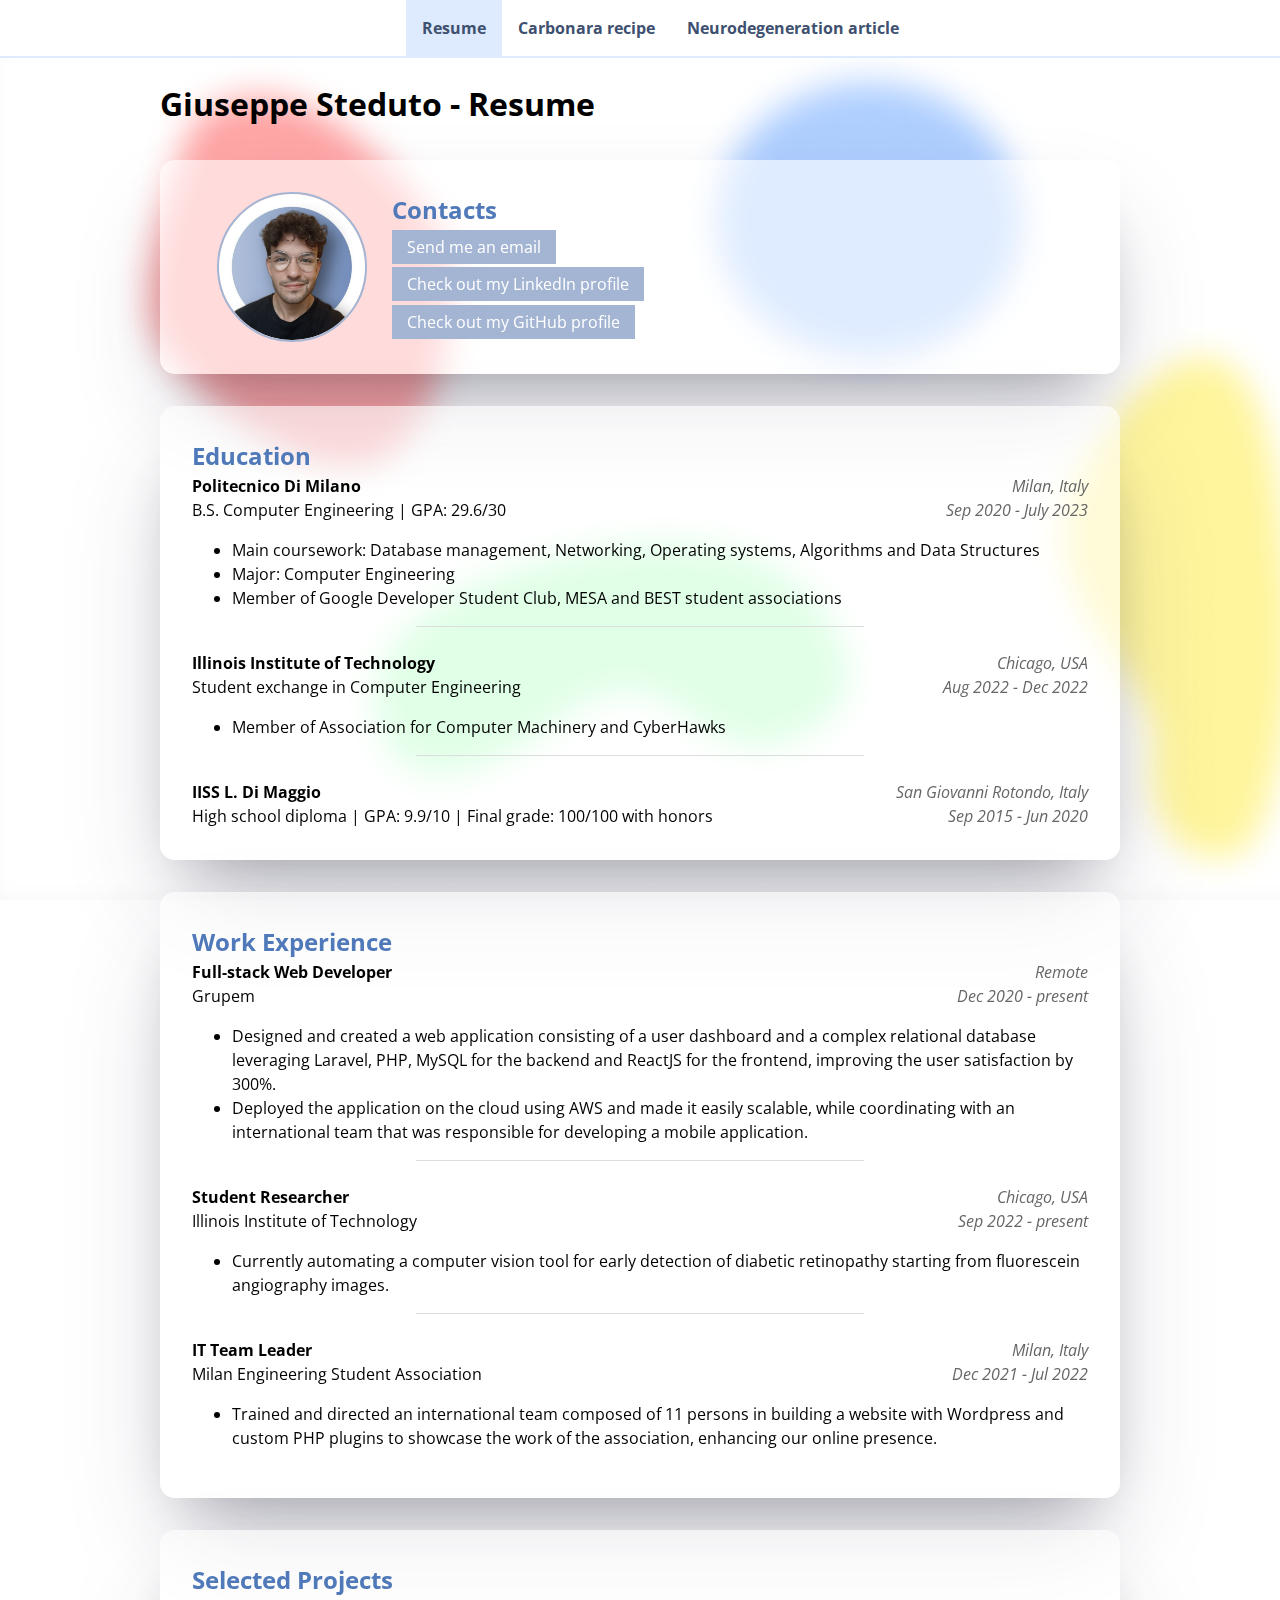
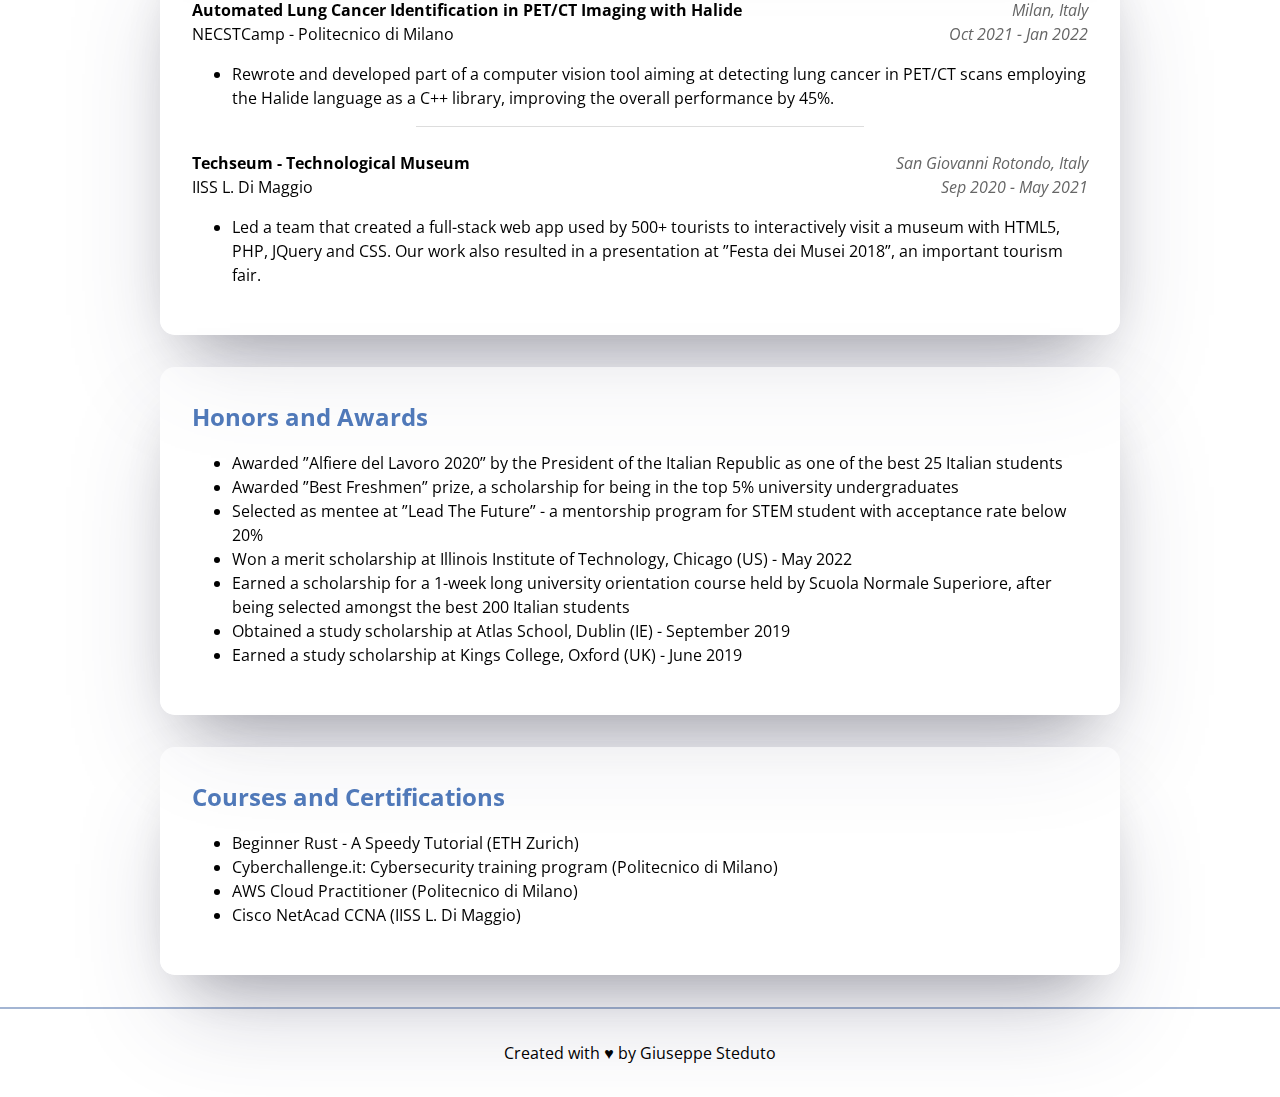
<file: index.html>
<!DOCTYPE html>
<html lang="en">
<head>
  <meta charset="UTF-8">
  <title>Giuseppe Steduto's Resume</title>
  <link rel="stylesheet" href="css/resume.css">
</head>
<body>
  <ul class="nav">
    <li class="active"><a href="#">Resume</a> </li>
    <li><a href="carbonara.html">Carbonara recipe</a> </li>
    <li><a href="neuroengineering.html">Neurodegeneration article</a> </li>
  </ul>

  <div id="main">
    <h1>Giuseppe Steduto - Resume</h1>

    <div class="card-glassmorphism">
      <div class="grid grid-8-4">
        <div class="col-4 img-container">
          <img src="media/propic.png" alt="Giuseppe Steduto">
        </div>
        <div class="col-8">
          <h2>Contacts</h2>
          <div class="contact-container">
            <a href="mailto:giuseppe@steduto.it"><button>Send me an email</button></a>
            <a href="https://www.linkedin.com/in/giuseppe-steduto/"><button>Check out my LinkedIn profile</button></a>
            <a href="https://github.com/giuseppe-steduto"><button>Check out my GitHub profile</button></a>
          </div>
        </div>
      </div>
    </div>

    <div class="card-glassmorphism">
      <h2>Education</h2>
      <div class="row-caption">
        <h4>Politecnico Di Milano</h4>
        <p>Milan, Italy</p>
      </div>
      <div class="row-caption">
        <p>B.S. Computer Engineering | GPA: 29.6/30</p>
        <p>Sep 2020 - July 2023</p>
      </div>
      <ul>
        <li>Main coursework: Database management, Networking, Operating systems, Algorithms and Data Structures</li>
        <li>Major: Computer Engineering</li>
        <li> Member of Google Developer Student Club, MESA and BEST student associations</li>
      </ul>

      <div class="divider">
      </div>

      <div class="row-caption">
        <h4>Illinois Institute of Technology</h4>
        <p>Chicago, USA</p>
      </div>
      <div class="row-caption">
        <p>Student exchange in Computer Engineering</p>
        <p>Aug 2022 - Dec 2022</p>
      </div>
      <ul>
        <li> Member of Association for Computer Machinery and CyberHawks</li>
      </ul>

      <div class="divider">
      </div>

      <div class="row-caption">
        <h4>IISS L. Di Maggio</h4>
        <p>San Giovanni Rotondo, Italy</p>
      </div>
      <div class="row-caption">
        <p>High school diploma | GPA: 9.9/10 | Final grade: 100/100 with honors</p>
        <p>Sep 2015 - Jun 2020</p>
      </div>
    </div>

    <div class="card-glassmorphism">
      <h2>Work Experience</h2>
      <div class="row-caption">
        <h4>Full-stack Web Developer</h4>
        <p>Remote</p>
      </div>
      <div class="row-caption">
        <p>Grupem</p>
        <p>Dec 2020 - present</p>
      </div>
      <ul>
        <li>Designed and created a web application consisting of a user dashboard and a complex relational database leveraging Laravel,
          PHP, MySQL for the backend and ReactJS for the frontend, improving the user satisfaction by 300%.</li>
        <li>Deployed the application on the cloud using AWS and made it easily scalable, while coordinating with an international team
          that was responsible for developing a mobile application.</li>
      </ul>

      <div class="divider">
      </div>

      <div class="row-caption">
        <h4>Student Researcher</h4>
        <p>Chicago, USA</p>
      </div>
      <div class="row-caption">
        <p>Illinois Institute of Technology</p>
        <p>Sep 2022 - present</p>
      </div>
      <ul>
        <li>Currently automating a computer vision tool for early detection of diabetic retinopathy starting from fluorescein angiography images.</li>
      </ul>

      <div class="divider">
      </div>

      <div class="row-caption">
        <h4>IT Team Leader</h4>
        <p>Milan, Italy</p>
      </div>
      <div class="row-caption">
        <p>Milan Engineering Student Association  </p>
        <p>Dec 2021 - Jul 2022</p>
      </div>
      <ul>
        <li> Trained and directed an international team composed of 11 persons in building a website with Wordpress and custom PHP
          plugins to showcase the work of the association, enhancing our online presence.</li>
      </ul>
    </div>

    <div class="card-glassmorphism">
      <h2>Selected Projects</h2>
      <div class="row-caption">
        <h4>Automated Lung Cancer Identification in PET/CT Imaging with Halide</h4>
        <p>Milan, Italy</p>
      </div>
      <div class="row-caption">
        <p>NECSTCamp - Politecnico di Milano</p>
        <p>Oct 2021 - Jan 2022</p>
      </div>
      <ul>
        <li>Rewrote and developed part of a computer vision tool aiming at detecting lung cancer in PET/CT scans employing the Halide
          language as a C++ library, improving the overall performance by 45%.</li>
      </ul>

      <div class="divider">
      </div>

      <div class="row-caption">
        <h4>Techseum - Technological Museum</h4>
        <p>San Giovanni Rotondo, Italy</p>
      </div>
      <div class="row-caption">
        <p>IISS L. Di Maggio</p>
        <p>Sep 2020 - May 2021</p>
      </div>
      <ul>
        <li> Led a team that created a full-stack web app used by 500+ tourists to interactively visit a museum with HTML5, PHP,
          JQuery and CSS. Our work also resulted in a presentation at ”Festa dei Musei 2018”, an important tourism fair.</li>
      </ul>
    </div>

    <div class="card-glassmorphism">
      <h2>Honors and Awards</h2>
      <ul>
        <li>Awarded ”Alfiere del Lavoro 2020” by the President of the Italian Republic as one of the best 25 Italian students </li>
        <li> Awarded ”Best Freshmen” prize, a scholarship for being in the top 5% university undergraduates</li>
        <li> Selected as mentee at ”Lead The Future” - a mentorship program for STEM student with acceptance rate below 20%</li>
        <li> Won a merit scholarship at Illinois Institute of Technology, Chicago (US) - May 2022</li>
        <li> Earned a scholarship for a 1-week long university orientation course held by Scuola Normale Superiore, after being selected amongst the best 200 Italian students </li>
        <li> Obtained a study scholarship at Atlas School, Dublin (IE) - September 2019</li>
        <li> Earned a study scholarship at Kings College, Oxford (UK) - June 2019</li>
      </ul>
    </div>

    <div class="card-glassmorphism">
      <h2>Courses and Certifications</h2>
      <ul>
        <li>Beginner Rust - A Speedy Tutorial (ETH Zurich) </li>
        <li>Cyberchallenge.it: Cybersecurity training program (Politecnico di Milano) </li>
        <li>AWS Cloud Practitioner (Politecnico di Milano) </li>
        <li>Cisco NetAcad CCNA (IISS L. Di Maggio) </li>
      </ul>
    </div>
  </div>
  <footer>
    Created with ♥ by Giuseppe Steduto
  </footer>
</body>
</html>
</file>
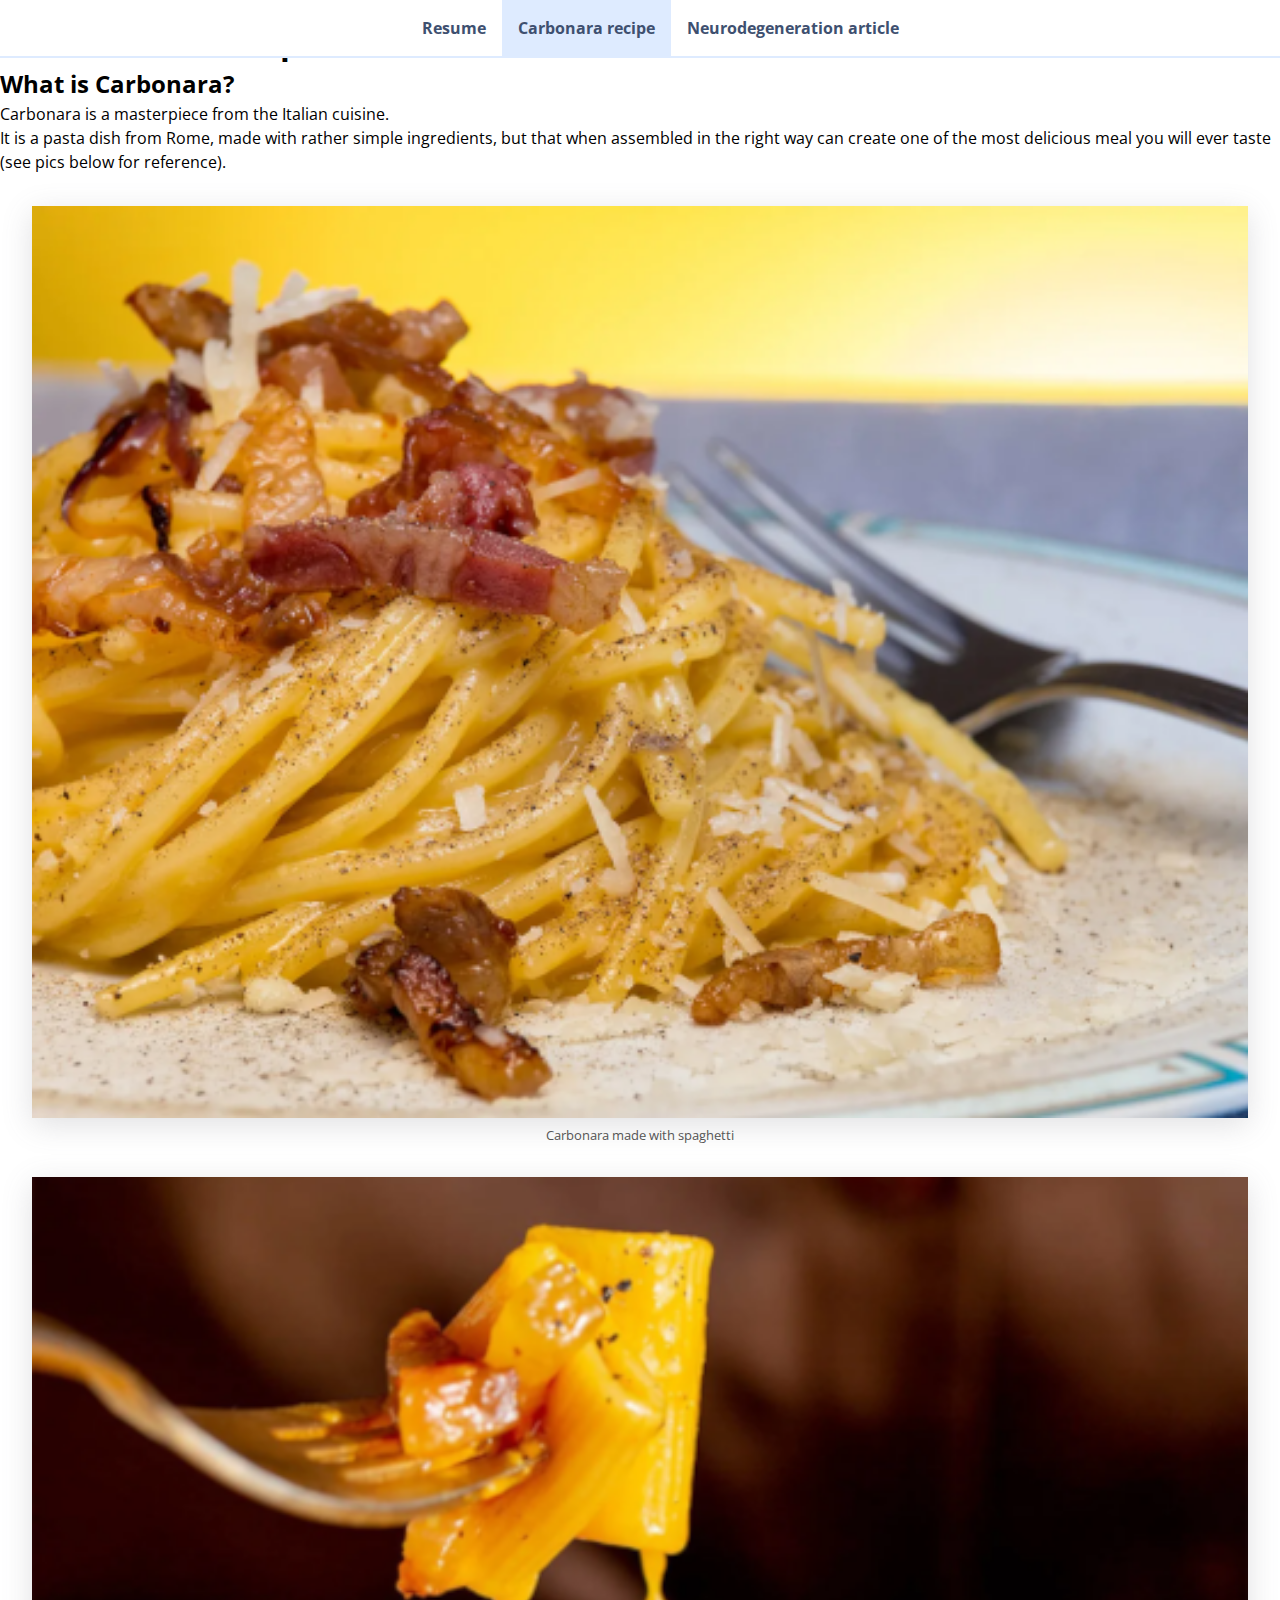
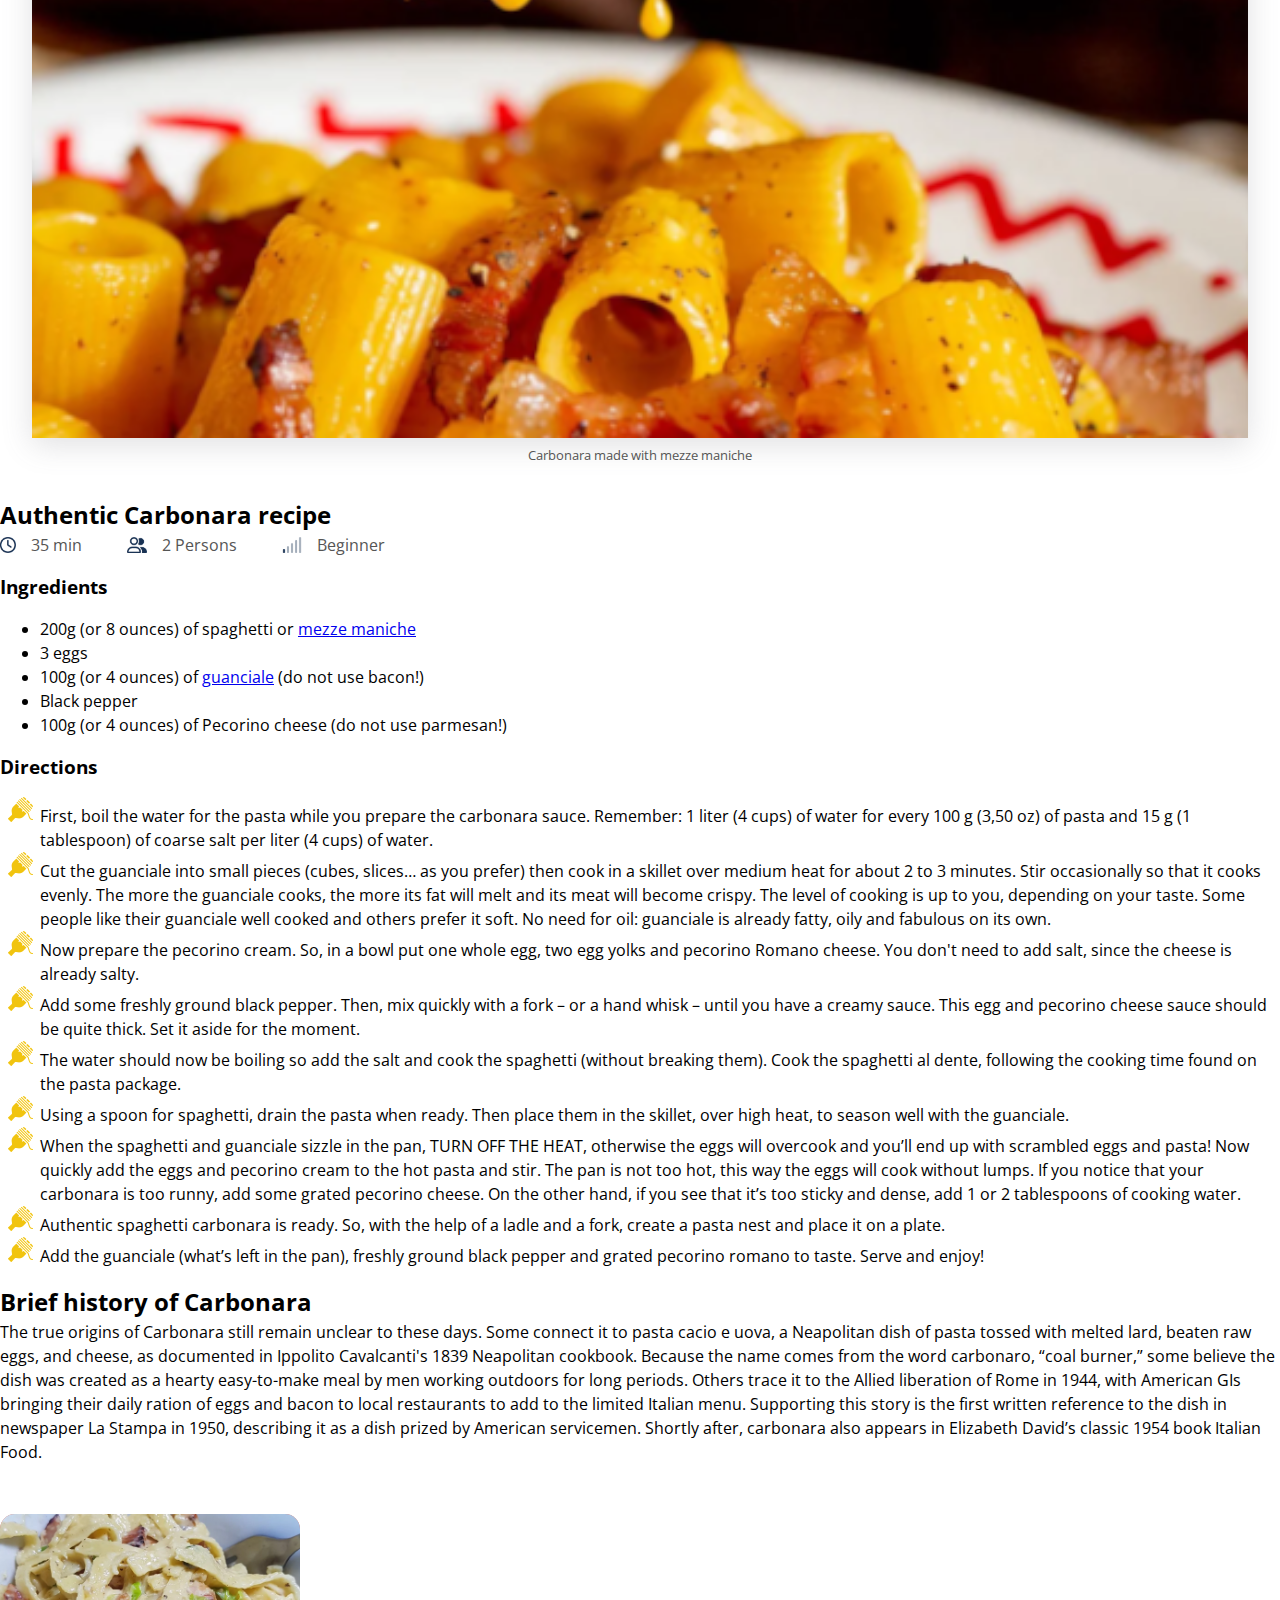
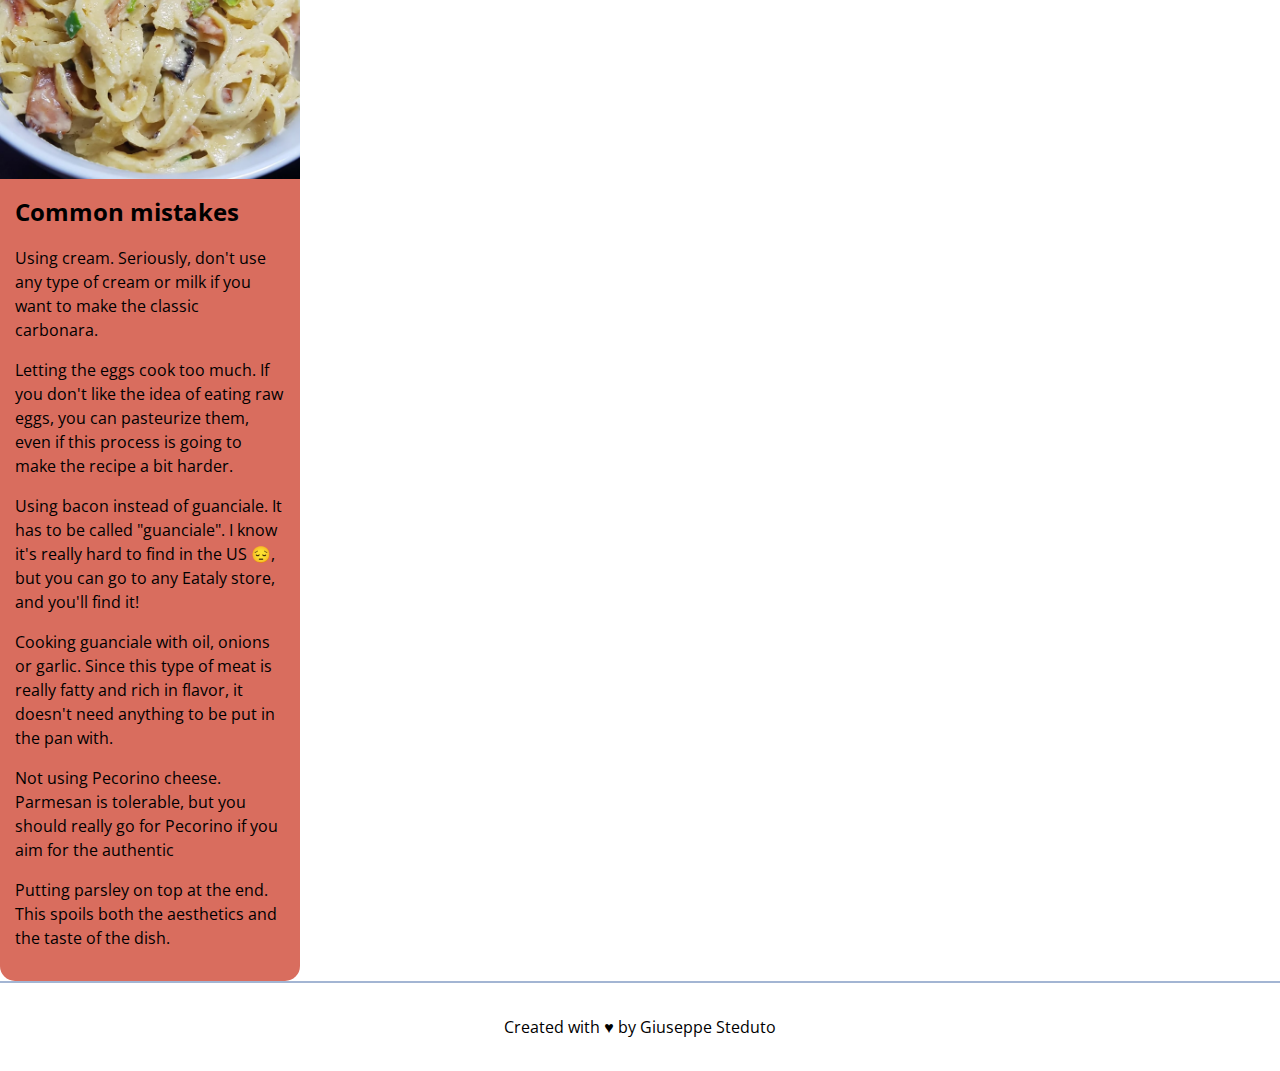
<file: carbonara.html>
<!DOCTYPE html>
<html lang="en">
<head>
  <meta charset="UTF-8">
  <title>How to make the perfect carbonara</title>
  <link rel="stylesheet" href="css/reset.css">
  <link rel="stylesheet" href="css/style.css">
</head>
<body>
  <ul class="nav">
    <li><a href="index.html">Resume</a> </li>
    <li class="active"><a href="#">Carbonara recipe</a> </li>
    <li><a href="neuroengineering.html">Neurodegeneration article</a> </li>
  </ul>

  <hr>

  <div id="wrapper">
    <div id="main">
      <h1>How to make the perfect Carbonara</h1>
      <h2>What is Carbonara?</h2>
      <p>Carbonara is a masterpiece from the Italian cuisine.</p>
      <p style="margin-bottom: 2rem">
        It is a pasta dish from Rome, made with rather simple ingredients, but that when assembled in the right way can create one of the most delicious meal you will ever taste
        (see pics below for reference).
      </p>
      <div id="img-container">
        <img src="media/carbonara.png" alt="Carbonara dish with spaghetti">
        <p>Carbonara made with spaghetti</p>
        <img src="media/carbonara_mezze_maniche.png" alt="Carbonara dish with mezze maniche">
        <p>Carbonara made with mezze maniche</p>
      </div>

      <h2>Authentic Carbonara recipe</h2>
      <div id="recipe-information">
        <img src="media/icons/clock.png" alt="Time: ">
        <span class="recipe-information-span">35 min</span>

        <img src="media/icons/people.png" alt="People: ">
        <span class="recipe-information-span">2 Persons</span>

        <img src="media/icons/beginner.png" alt="Difficulty: ">
        <span class="recipe-information-span">Beginner</span>
      </div>
      <h3>Ingredients</h3>
      <ul>
        <li>200g (or 8 ounces) of spaghetti or <a href="https://www.google.com/search?q=mezze+maniche">mezze maniche</a></li>
        <li>3 eggs</li>
        <li>100g (or 4 ounces) of <a href="https://www.google.com/search?q=guanciale+maiale">guanciale</a> (do not use bacon!) </li>
        <li>Black pepper</li>
        <li>100g (or 4 ounces) of Pecorino cheese (do not use parmesan!)</li>
      </ul>

      <div id="directions">
        <h3>Directions</h3>
        <ol>
          <li>First, boil the water for the pasta while you prepare the carbonara sauce. Remember: 1 liter (4 cups) of water for every 100 g (3,50 oz) of pasta and 15 g (1 tablespoon) of coarse salt per liter (4 cups) of water.</li>
          <li>Cut the guanciale into small pieces (cubes, slices… as you prefer) then cook in a skillet over medium heat for about 2 to 3 minutes. Stir occasionally so that it cooks evenly. The more the guanciale cooks, the more its fat will melt and its meat will become crispy. The level of cooking is up to you, depending on your taste. Some people like their guanciale well cooked and others prefer it soft. No need for oil: guanciale is already fatty, oily and fabulous on its own.</li>
          <li>Now prepare the pecorino cream. So, in a bowl put one whole egg, two egg yolks and pecorino Romano cheese. You don't need to add salt, since the cheese is already salty.</li>
          <li>Add some freshly ground black pepper. Then, mix quickly with a fork – or a hand whisk – until you have a creamy sauce. This egg and pecorino cheese sauce should be quite thick. Set it aside for the moment.</li>
          <li>The water should now be boiling so add the salt and cook the spaghetti (without breaking them). Cook the spaghetti al dente, following the cooking time found on the pasta package.</li>
          <li>Using a spoon for spaghetti, drain the pasta when ready. Then place them in the skillet, over high heat, to season well with the guanciale.</li>
          <li>When the spaghetti and guanciale sizzle in the pan, TURN OFF THE HEAT, otherwise the eggs will overcook and you’ll end up with scrambled eggs and pasta! Now quickly add the eggs and pecorino cream to the hot pasta and stir. The pan is not too hot, this way the eggs will cook without lumps. If you notice that your carbonara is too runny, add some grated pecorino cheese. On the other hand, if you see that it’s too sticky and dense, add 1 or 2 tablespoons of cooking water.</li>
          <li>Authentic spaghetti carbonara is ready. So, with the help of a ladle and a fork, create a pasta nest and place it on a plate.</li>
          <li>Add the guanciale (what’s left in the pan), freshly ground black pepper and grated pecorino romano to taste. Serve and enjoy!</li>
        </ol>
      </div>
    </div>
    <div id="extras">
      <h2>Brief history of Carbonara</h2>
      The true origins of Carbonara still remain unclear to these days.
      Some connect it to pasta cacio e uova, a Neapolitan dish of pasta tossed with melted lard, beaten raw eggs, and cheese, as documented in Ippolito Cavalcanti's 1839 Neapolitan cookbook. Because the name comes from the word carbonaro, “coal burner,” some believe the dish was created as a hearty easy-to-make meal by men working outdoors for long periods. Others trace it to the Allied liberation of Rome in 1944, with American GIs bringing their daily ration of eggs and bacon to local restaurants to add to the limited Italian menu. Supporting this story is the first written reference to the dish in newspaper La Stampa in 1950, describing it as a dish prized by American servicemen. Shortly after, carbonara also appears in Elizabeth David’s classic 1954 book Italian Food.
    </div>
    <div id="extras-2">
      <img src="media/carbonara_mistakes.webp" alt="How a carbonara should NOT look" >
      <div>
        <h2>Common mistakes</h2>
        <ul>
          <li>Using cream. Seriously, don't use any type of cream or milk if you want to make the classic carbonara.</li>
          <li>Letting the eggs cook too much. If you don't like the idea of eating raw eggs, you can pasteurize them, even if this process is going to make the recipe a bit harder.</li>
          <li>Using bacon instead of guanciale. It has to be called "guanciale". I know it's really hard to find in the US 😔, but you can go to any Eataly store, and you'll find it!</li>
          <li>Cooking guanciale with oil, onions or garlic. Since this type of meat is really fatty and rich in flavor, it doesn't need anything to be put in the pan with.</li>
          <li>Not using Pecorino cheese. Parmesan is tolerable, but you should really go for Pecorino if you aim for the authentic </li>
          <li>Putting parsley on top at the end. This spoils both the aesthetics and the taste of the dish.</li>
        </ul>
      </div>
    </div>
  </div>
  <footer>
    Created with ♥ by Giuseppe Steduto
  </footer>
</body>
</html>
</file>
<file: css/resume.css>
@import "navbar.css";

body {
    background-image: url("../media/background_blur.png");
    background-size: cover;
    background-attachment: fixed;
}

.img-container img {
    width: 150px;
    display: block;
    margin: auto;
    border-radius: 75px;
    border: 2px solid #a3b5d3;
}

#main {
    padding-top: 5rem;
    width: 95%;
    max-width: 960px;
    margin: auto;
}

.card-glassmorphism {
    background-color: rgba(255,255,255,0.6);
    border-radius: 15px;
    margin-top: 2rem;
    padding: 2rem;
    /*box-shadow: rgba(0, 0, 0, 0.1) 0px 4px 12px;*/
    box-shadow: rgba(50, 50, 93, 0.25) 0 50px 100px -20px, rgba(0, 0, 0, 0.3) 0 30px 60px -30px;
    transition: all 0.25s ease;
    backface-visibility: hidden;
}

.card-glassmorphism:hover {
    transform: scale(1.02);
    backface-visibility: hidden;
}

.card-glassmorphism h2 {
    color: #5079b9;
}

.grid {
    display: grid;
}

.grid-8-4 {
    grid-template-columns: 200px auto;
}

.contact-container + h1 {
    height: 25%;
}

.contact-container {
    display: flex;
    flex-direction: column;
    justify-content: space-around;
    height: 75%;
}

.contact-container button {
    background-color: #a3b5d3;
    color: white;
    cursor: pointer;
    border: 0;
    outline: 0;
    padding: 5px 15px;
}

.row-caption {
    display: flex;
    justify-content: space-between;
}

.row-caption p:last-child {
    font-style: italic;
    color: #666;
}

.divider {
    border-bottom: 1px solid #ddd;
    width: 50%;
    display: block;
    margin-left: 25%;
    margin-top: 1rem;
    margin-bottom: 1.5rem;
}
</file>
<file: css/style.css>
@import url('https://fonts.googleapis.com/css2?family=Open+Sans:wght@300;400;500;700&display=swap');

* {
  font-family: "Open Sans", sans-serif;
}

ul.nav {
  display: flex;
  position: fixed;
  top: 0;
  z-index: 1000;
  width: 100%;
  margin-top: 0;
  margin-bottom: 0;
  flex-direction: row;
  list-style: none;
  background-color: white;
  justify-content: center;
  border-bottom: 2px solid #deebff;
}
ul.nav li {
  padding: 1em;
  text-decoration: none;
}

ul.nav li.active {
  padding: 1em;
  background-color: #deebff;
  color: #a3b5d3;
  text-decoration: none;
}

ul.nav a {
  text-decoration: none;
  color: #3e5070;
  font-weight: 700;
}
ul.nav li:hover, ul.nav li.active a {
  color: #3e5070;
}

footer {
  width: 100%;
  margin-top: 2rem;
  padding: 2rem;
  text-align: center;
  background-color: white;
  border-top: 2px solid #a3b5d3;
}

#wrapper-fixed {
  width: 960px;
  margin: auto;
  padding-top: 5rem;
}

#main-fixed {
  width: 650px;
  float: left;
}

#extras-fixed {
  width: 300px;
  padding: 15px;
  float: left;
  background-color: #ffcc5f;
  border-radius: 15px;
}

#extras-2 {
  width: 300px;
  float: left;
  margin-top: 50px;
  background-color: #d96d5e;
  border-radius: 15px;
}

#extras-2 > div {
  padding: 15px;
}

#extras-2 ul {
  padding-left: 0;
  list-style: none;
}

#extras-2 li {
  margin-top: 1rem;
}

#extras-2 img {
  width: 100%;
  border-top-left-radius: 15px;
  border-top-right-radius: 15px;
}

#extras p {
  text-align: justify;
}

#img-container img {
  width: 95%;
  margin: auto;
  box-shadow: rgba(100, 100, 111, 0.2) 0px 7px 29px 0px;
}

#img-container p {
  margin-top: 0.5rem;
  margin-bottom: 2rem;
  font-size: 0.8em;
  color: #555;
  text-align: center;
}

#recipe-information {
  display: flex;
  align-items: center;
  color: #555;
  margin-bottom: 1rem;
}

#directions li {
  list-style: url('../media/icons/spaghetti-list-icon.png');
}

#recipe-information span {
  margin-left: 15px;
  margin-right: 45px;
}

#recipe-information img {
  height: 1rem;
}

footer {
  clear: both;
}

.main {
  padding-top: 1rem;
  width: 95%;
  max-width: 720px;
  margin: auto;
}

#title-container > div {
  padding-top: 5rem;
  width: 95%;
  max-width: 960px;
  margin: auto;
  color: white;
}

#title-container {
  padding-top: 150px;
  padding-bottom: 30px;
  background-image: url("../media/brain-background.jpg");
  background-size: cover;
  -moz-box-shadow: inset 0 70px 100px -10px #000000;
  -webkit-box-shadow: inset 0 70px 100px -10px #000000;
  box-shadow: inset 0 -70px 400px -10px #000000;
}

#title-container h1 {
  font-family: "Courier New", serif;
}

.subtitle {
  color: #555;
}

.disclaimer {
  font-style: italic;
}

.subsection-title h2 {
  text-align: center;
  margin: 0 20px;
  color: #401e07;
  font-family: "Courier New", serif;
}

.subsection-title {
  display: flex;
  margin-top: 3rem;
  margin-bottom: 1rem;
  justify-content: center;
  align-items: center;
}

.subsection-title img {
  width: 15%;
}

p a {
  color: black;
}

blockquote {
  margin-top: 1rem;
  padding-left: 1rem;
  border-left: 2px solid #a3b5d3;
  font-style: italic;
  color: #3e5070;
}

video {
  width: 100%;
}
.video-caption {
  text-align: center;
  color: #666666;
  font-size: 0.8em;
}

body {
  background-color: white;
  background-size: cover;
  background-attachment: fixed;
}

body.resume-body {
  background-image: url("../media/background_blur.png");
}

.img-container img {
  width: 150px;
  display: block;
  margin: auto;
  border-radius: 75px;
  border: 2px solid #a3b5d3;
}

#main-fluid {
  padding-top: 5rem;
  width: 95%;
  max-width: 960px;
  margin: auto;
}

#main-fluid h1 {
  color: #5079b9;
}

.card-glassmorphism {
  background-color: rgba(255,255,255,0.6);
  border-radius: 15px;
  margin-top: 2rem;
  padding: 2rem;
  /*box-shadow: rgba(0, 0, 0, 0.1) 0px 4px 12px;*/
  box-shadow: rgba(50, 50, 93, 0.25) 0 50px 100px -20px, rgba(0, 0, 0, 0.3) 0 30px 60px -30px;
  transition: all 0.25s ease;
  backface-visibility: hidden;
}

.card-glassmorphism:hover {
  transform: scale(1.02);
  backface-visibility: hidden;
}

.card-glassmorphism h2 {
  color: #5079b9;
}

.grid {
  display: grid;
}

.grid-8-4 {
  grid-template-columns: 200px auto;
}

.contact-container + h1 {
  height: 25%;
}

.contact-container {
  display: flex;
  flex-direction: column;
  justify-content: space-around;
  height: 75%;
}

.contact-container div {
  background-color: #a3b5d3;
  color: white;
  cursor: pointer;
  border: 0;
  outline: 0;
  padding: 5px 15px;
  width: fit-content;
}

.contact-container a {
  text-decoration: none;
}

.row-caption {
  display: flex;
  justify-content: space-between;
}

.row-caption p:last-child {
  font-style: italic;
  color: #666;
}

.divider {
  border-bottom: 1px solid #ddd;
  width: 50%;
  display: block;
  margin-left: 25%;
  margin-top: 1rem;
  margin-bottom: 1.5rem;
}
</file>
